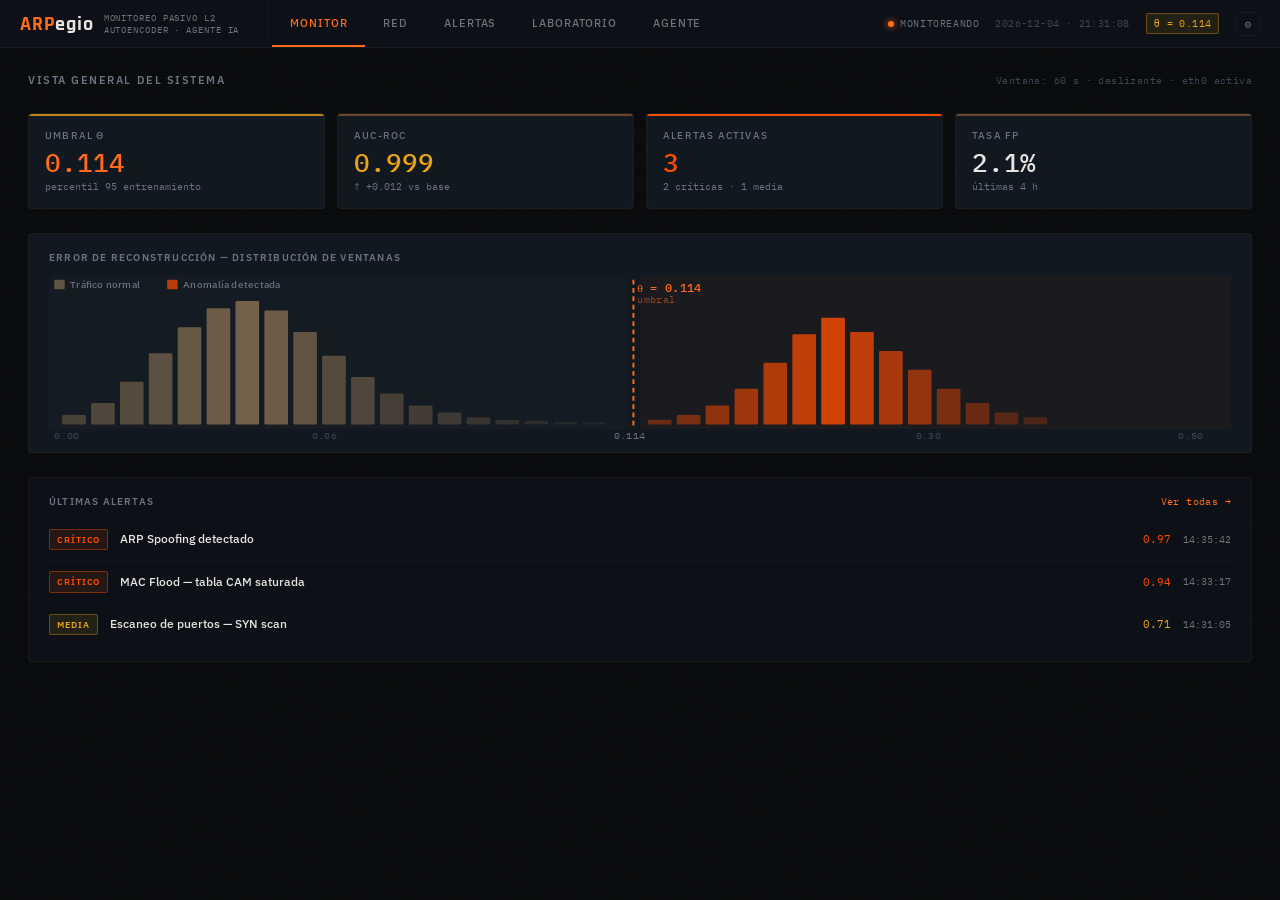
<file: refs/arpegio.html>
<!DOCTYPE html>
<html lang="es">
<head>
<meta charset="UTF-8">
<meta name="viewport" content="width=device-width, initial-scale=1.0">
<title>ARPegio — Monitoreo L2</title>
<link href="https://fonts.googleapis.com/css2?family=Rajdhani:wght@600;700&family=IBM+Plex+Sans:wght@400;500;600&family=IBM+Plex+Mono:wght@400;500&display=swap" rel="stylesheet">
<style>
/* ═══════════════════════════════════════════════
   DESIGN TOKENS
   ═══════════════════════════════════════════════ */
:root {
  /* Surfaces */
  --bg:        #080A0C;
  --surf1:     #0D1117;
  --surf2:     #111820;
  --surf3:     #151E28;

  /* Brand */
  --orange:    #FF6B1A;
  --orange2:   #FF8534;
  --amber:     #E8A317;
  --copper:    #C4703A;

  /* Café — solo bordes y separadores */
  --cafe-border: rgba(61,43,31,0.22);
  --cafe-sep:    rgba(61,43,31,0.14);

  /* Text */
  --text:      #E8E4DF;
  --muted:     #6B7280;
  --faint:     #3D4654;

  /* Severidad */
  --danger:    #FF4D00;
  --danger-bg: rgba(255,77,0,0.10);
  --danger-bd: rgba(255,77,0,0.40);
  --med:       #E8A317;
  --med-bg:    rgba(232,163,23,0.10);
  --med-bd:    rgba(232,163,23,0.35);
  --low:       #8B7355;
  --low-bg:    rgba(139,115,85,0.12);
  --low-bd:    rgba(139,115,85,0.30);

  /* Tráfico normal */
  --normal:    #8B7355;

  /* UI */
  --border:    rgba(61,43,31,0.30);
  --border-hi: rgba(255,107,26,0.45);

  /* Glow — solo alertas */
  --glow-danger: 0 0 12px rgba(255,77,0,0.30);
  --glow-orange: 0 0 14px rgba(255,107,26,0.30);

  /* Tipografía */
  --font-logo: 'Rajdhani', sans-serif;
  --font-ui:   'IBM Plex Sans', sans-serif;
  --font-mono: 'IBM Plex Mono', monospace;

  /* Radios */
  --r-panel: 4px;
  --r-card:  4px;
  --r-btn:   3px;
  --r-badge: 2px;
}

/* ═══════════════════════════════════════════════
   RESET + BASE
   ═══════════════════════════════════════════════ */
*, *::before, *::after { box-sizing: border-box; margin: 0; padding: 0; }
html, body { height: 100%; }

body {
  background: var(--bg);
  color: var(--text);
  font-family: var(--font-ui);
  font-size: 13px;
  line-height: 1.5;
  overflow-x: hidden;
  min-height: 100vh;
  position: relative;
}

/* Fondo: líneas de escaneo horizontales */
body::before {
  content: '';
  position: fixed;
  inset: 0;
  background-image:
    repeating-linear-gradient(
      0deg,
      rgba(255,255,255,0.012) 0px,
      rgba(255,255,255,0.012) 1px,
      transparent 1px,
      transparent 3px
    );
  pointer-events: none;
  z-index: 0;
}

/* Ruido digital: SVG data URI muy sutil */
body::after {
  content: '';
  position: fixed;
  inset: 0;
  background-image: url("data:image/svg+xml,%3Csvg xmlns='http://www.w3.org/2000/svg' width='200' height='200'%3E%3Cfilter id='n'%3E%3CfeTurbulence type='fractalNoise' baseFrequency='0.75' numOctaves='4' stitchTiles='stitch'/%3E%3C/filter%3E%3Crect width='200' height='200' filter='url(%23n)' opacity='0.025'/%3E%3C/svg%3E");
  pointer-events: none;
  z-index: 0;
  opacity: 0.5;
}

/* Scanline sweep animado */
.scanline {
  position: fixed;
  top: -2px;
  left: 0;
  right: 0;
  height: 2px;
  background: linear-gradient(90deg, transparent 0%, rgba(255,107,26,0.06) 50%, transparent 100%);
  animation: scanline-sweep 8s linear infinite;
  pointer-events: none;
  z-index: 9999;
}
@keyframes scanline-sweep {
  0%   { transform: translateY(0); opacity: 0; }
  5%   { opacity: 1; }
  95%  { opacity: 1; }
  100% { transform: translateY(100vh); opacity: 0; }
}

.shell {
  position: relative;
  z-index: 1;
  display: flex;
  flex-direction: column;
  min-height: 100vh;
}

/* ═══════════════════════════════════════════════
   NAVEGACIÓN — HEADER 48px
   ═══════════════════════════════════════════════ */
.nav {
  height: 48px;
  background: var(--surf1);
  border-bottom: 1px solid var(--border);
  display: flex;
  align-items: stretch;
  padding: 0 20px;
  gap: 0;
  flex-shrink: 0;
  position: sticky;
  top: 0;
  z-index: 100;
}

.nav-logo {
  display: flex;
  align-items: center;
  gap: 10px;
  padding-right: 28px;
  border-right: 1px solid var(--cafe-sep);
  margin-right: 4px;
  flex-shrink: 0;
}

.logo-text {
  font-family: var(--font-logo);
  font-size: 20px;
  font-weight: 700;
  color: var(--text);
  letter-spacing: 0.04em;
}
.logo-text .lo { color: var(--orange); }

.logo-tag {
  font-family: var(--font-mono);
  font-size: 9px;
  color: var(--muted);
  letter-spacing: 0.10em;
  text-transform: uppercase;
  line-height: 1.3;
  max-width: 140px;
}

.nav-tabs {
  display: flex;
  align-items: stretch;
  flex: 1;
}

.nav-tab {
  display: flex;
  align-items: center;
  padding: 0 18px;
  font-family: var(--font-ui);
  font-size: 11px;
  font-weight: 500;
  color: var(--muted);
  letter-spacing: 0.08em;
  text-transform: uppercase;
  cursor: pointer;
  border-bottom: 2px solid transparent;
  transition: color .15s, border-color .15s;
  user-select: none;
  white-space: nowrap;
  background: none;
  border-top: none;
  border-left: none;
  border-right: none;
}
.nav-tab:hover { color: var(--text); }
.nav-tab.active {
  color: var(--orange);
  border-bottom-color: var(--orange);
}

.nav-right {
  display: flex;
  align-items: center;
  gap: 16px;
  margin-left: auto;
  padding-left: 20px;
  flex-shrink: 0;
}

.status-indicator {
  display: flex;
  align-items: center;
  gap: 6px;
  font-family: var(--font-mono);
  font-size: 10px;
  color: var(--muted);
  letter-spacing: 0.06em;
  text-transform: uppercase;
}
.status-dot {
  width: 6px;
  height: 6px;
  border-radius: 50%;
  background: var(--orange);
  box-shadow: 0 0 6px var(--orange);
  animation: dot-pulse 2s ease-in-out infinite;
}
@keyframes dot-pulse { 0%,100%{opacity:1}50%{opacity:.4} }

.ts {
  font-family: var(--font-mono);
  font-size: 10px;
  color: var(--faint);
  letter-spacing: 0.04em;
}

.theta-badge {
  font-family: var(--font-mono);
  font-size: 10px;
  color: var(--amber);
  letter-spacing: 0.04em;
  padding: 2px 7px;
  border: 1px solid var(--med-bd);
  border-radius: var(--r-badge);
  background: var(--med-bg);
}

.nav-settings {
  font-family: var(--font-mono);
  font-size: 11px;
  color: var(--muted);
  cursor: pointer;
  padding: 4px 8px;
  border: 1px solid var(--border);
  border-radius: var(--r-btn);
  background: none;
  transition: color .15s, border-color .15s;
}
.nav-settings:hover { color: var(--text); border-color: var(--copper); }

/* ═══════════════════════════════════════════════
   VIEWS
   ═══════════════════════════════════════════════ */
.view { display: none; flex: 1; overflow-y: auto; }
.view.active { display: flex; }

/* ═══════════════════════════════════════════════
   SHARED LAYOUT UTILS
   ═══════════════════════════════════════════════ */
.panel {
  background: var(--surf1);
  border: 1px solid var(--border);
  border-radius: var(--r-panel);
  padding: 16px;
}

.panel-title {
  font-family: var(--font-ui);
  font-size: 10px;
  font-weight: 600;
  text-transform: uppercase;
  letter-spacing: 0.12em;
  color: var(--muted);
  margin-bottom: 14px;
}

.kpi-row {
  display: grid;
  grid-template-columns: repeat(4, 1fr);
  gap: 12px;
}

.kpi {
  background: var(--surf2);
  border: 1px solid var(--border);
  border-radius: var(--r-card);
  padding: 14px 16px;
  position: relative;
  overflow: hidden;
}
.kpi::before {
  content: '';
  position: absolute;
  top: 0; left: 0; right: 0;
  height: 2px;
  background: var(--copper);
  opacity: 0.5;
}
.kpi.alert::before { background: var(--danger); opacity: 1; }
.kpi.warn::before  { background: var(--amber); opacity: 0.8; }

.kpi-label {
  font-size: 10px;
  font-weight: 500;
  text-transform: uppercase;
  letter-spacing: 0.12em;
  color: var(--muted);
  margin-bottom: 6px;
}
.kpi-val {
  font-family: var(--font-mono);
  font-size: 26px;
  font-weight: 500;
  color: var(--text);
  line-height: 1;
  margin-bottom: 4px;
}
.kpi-val.orange { color: var(--orange); }
.kpi-val.amber  { color: var(--amber); }
.kpi-val.danger { color: var(--danger); }
.kpi-sub {
  font-family: var(--font-mono);
  font-size: 10px;
  color: var(--muted);
}

/* BUTTONS */
.btn-primary {
  background: var(--orange);
  border: none;
  border-radius: var(--r-btn);
  padding: 8px 18px;
  font-family: var(--font-ui);
  font-size: 12px;
  font-weight: 600;
  color: #fff;
  cursor: pointer;
  letter-spacing: 0.04em;
  transition: background .15s, box-shadow .15s;
}
.btn-primary:hover {
  background: var(--orange2);
  box-shadow: var(--glow-orange);
}

.btn-ghost {
  background: transparent;
  border: 1px solid var(--border);
  border-radius: var(--r-btn);
  padding: 7px 14px;
  font-family: var(--font-ui);
  font-size: 11px;
  color: var(--muted);
  cursor: pointer;
  transition: border-color .15s, color .15s;
}
.btn-ghost:hover {
  border-color: var(--copper);
  color: var(--text);
}

.btn-danger {
  background: var(--danger-bg);
  border: 1px solid var(--danger-bd);
  border-radius: var(--r-btn);
  padding: 8px 18px;
  font-family: var(--font-ui);
  font-size: 12px;
  font-weight: 600;
  color: var(--danger);
  cursor: pointer;
  transition: box-shadow .15s;
}
.btn-danger:hover { box-shadow: var(--glow-danger); }

/* BADGE DE SEVERIDAD */
.badge {
  display: inline-flex;
  align-items: center;
  gap: 4px;
  font-family: var(--font-ui);
  font-size: 9px;
  font-weight: 600;
  text-transform: uppercase;
  letter-spacing: 0.10em;
  padding: 3px 7px;
  border-radius: var(--r-badge);
  white-space: nowrap;
}
.badge.crit  { background: var(--danger-bg); border: 1px solid var(--danger-bd); color: var(--danger); }
.badge.med   { background: var(--med-bg);    border: 1px solid var(--med-bd);    color: var(--amber);  }
.badge.low   { background: var(--low-bg);    border: 1px solid var(--low-bd);    color: var(--low);    }

/* TABLA SIEM */
.siem-table {
  width: 100%;
  border-collapse: collapse;
}
.siem-table th {
  font-family: var(--font-ui);
  font-size: 9px;
  font-weight: 600;
  text-transform: uppercase;
  letter-spacing: 0.12em;
  color: var(--muted);
  padding: 0 12px 8px 12px;
  text-align: left;
  border-bottom: 1px solid var(--cafe-sep);
}
.siem-table td {
  padding: 0 12px;
  height: 38px;
  vertical-align: middle;
  font-size: 12px;
  border-bottom: 1px solid var(--cafe-sep);
}
.siem-table tr:nth-child(even) td { background: rgba(17,24,32,0.5); }
.siem-table tr:hover td { background: rgba(255,107,26,0.04); cursor: pointer; }
.siem-table tr.selected td { background: rgba(255,107,26,0.07); border-left: 2px solid var(--orange); }

/* ALERTA STRIP (últimas 3 en Monitor) */
.alert-strip {
  display: flex;
  flex-direction: column;
  gap: 0;
}
.alert-strip-row {
  display: flex;
  align-items: center;
  gap: 12px;
  padding: 10px 0;
  border-bottom: 1px solid var(--cafe-sep);
  cursor: pointer;
  transition: background .1s;
}
.alert-strip-row:last-child { border-bottom: none; }
.alert-strip-row:hover { background: rgba(255,107,26,0.03); }

/* TERMINAL */
.terminal {
  background: #060810;
  border: 1px solid var(--cafe-border);
  border-radius: var(--r-panel);
  padding: 12px 14px;
  font-family: var(--font-mono);
  font-size: 11px;
  color: var(--muted);
  line-height: 1.7;
  overflow-y: auto;
}
.terminal .t-prompt { color: var(--orange); }
.terminal .t-ok     { color: var(--amber); }
.terminal .t-err    { color: var(--danger); }
.terminal .t-info   { color: var(--normal); }

/* INPUT */
.input-field {
  background: var(--surf2);
  border: 1px solid var(--border);
  border-radius: var(--r-btn);
  padding: 8px 12px;
  font-family: var(--font-mono);
  font-size: 12px;
  color: var(--text);
  width: 100%;
  outline: none;
  transition: border-color .15s;
}
.input-field:focus { border-color: var(--copper); }
.input-field::placeholder { color: var(--faint); }

/* TABS INTERNOS */
.inner-tabs {
  display: flex;
  gap: 0;
  border-bottom: 1px solid var(--cafe-sep);
  margin-bottom: 20px;
}
.inner-tab {
  font-family: var(--font-ui);
  font-size: 11px;
  font-weight: 500;
  color: var(--muted);
  padding: 8px 16px;
  cursor: pointer;
  border-bottom: 2px solid transparent;
  margin-bottom: -1px;
  transition: color .15s, border-color .15s;
  user-select: none;
}
.inner-tab:hover { color: var(--text); }
.inner-tab.active { color: var(--orange); border-bottom-color: var(--orange); }

/* SCROLLBAR */
::-webkit-scrollbar { width: 3px; height: 3px; }
::-webkit-scrollbar-track { background: transparent; }
::-webkit-scrollbar-thumb { background: var(--cafe-border); border-radius: 2px; }

/* CLIP-PATH para paneles críticos */
.panel-critical {
  clip-path: polygon(0 0, calc(100% - 12px) 0, 100% 12px, 100% 100%, 0 100%);
  border-color: var(--danger-bd);
}
.panel-warn {
  clip-path: polygon(0 0, calc(100% - 12px) 0, 100% 12px, 100% 100%, 0 100%);
  border-color: var(--med-bd);
}

/* ═══════════════════════════════════════════════
   PANTALLA 1: MONITOR
   ═══════════════════════════════════════════════ */
#view-monitor {
  flex-direction: column;
  padding: 24px 28px;
  gap: 24px;
  max-width: 1400px;
  margin: 0 auto;
  width: 100%;
}

.monitor-header {
  display: flex;
  align-items: baseline;
  justify-content: space-between;
}
.monitor-title {
  font-family: var(--font-ui);
  font-size: 11px;
  font-weight: 600;
  text-transform: uppercase;
  letter-spacing: 0.14em;
  color: var(--muted);
}

.hist-wrapper {
  position: relative;
  background: var(--surf2);
  border: 1px solid var(--border);
  border-radius: var(--r-panel);
  padding: 16px 20px 12px;
  height: 220px;
}
.hist-title {
  font-size: 10px;
  font-weight: 600;
  text-transform: uppercase;
  letter-spacing: 0.12em;
  color: var(--muted);
  margin-bottom: 10px;
}

.monitor-strip-header {
  display: flex;
  justify-content: space-between;
  align-items: center;
  margin-bottom: 10px;
}
.ver-todas {
  font-family: var(--font-mono);
  font-size: 10px;
  color: var(--orange);
  cursor: pointer;
  text-decoration: none;
  letter-spacing: 0.04em;
  background: none;
  border: none;
}
.ver-todas:hover { text-decoration: underline; }

/* ═══════════════════════════════════════════════
   PANTALLA 2: RED
   ═══════════════════════════════════════════════ */
#view-red {
  flex-direction: row;
  overflow: hidden;
}

.red-sidebar {
  width: 240px;
  flex-shrink: 0;
  background: var(--surf1);
  border-right: 1px solid var(--border);
  display: flex;
  flex-direction: column;
  overflow-y: auto;
}

.red-sidebar-title {
  padding: 14px 16px 10px;
  font-size: 10px;
  font-weight: 600;
  text-transform: uppercase;
  letter-spacing: 0.12em;
  color: var(--muted);
  border-bottom: 1px solid var(--cafe-sep);
}

.node-list-item {
  display: flex;
  align-items: center;
  gap: 10px;
  padding: 10px 16px;
  border-bottom: 1px solid var(--cafe-sep);
  cursor: pointer;
  transition: background .1s;
}
.node-list-item:hover { background: rgba(255,255,255,0.02); }
.node-dot {
  width: 7px;
  height: 7px;
  border-radius: 50%;
  flex-shrink: 0;
}
.node-dot.normal { background: var(--normal); }
.node-dot.alert  { background: var(--danger); box-shadow: 0 0 6px var(--danger); animation: dot-pulse 1.2s ease-in-out infinite; }
.node-dot.warn   { background: var(--amber); }

.node-name { font-size: 12px; font-weight: 500; color: var(--text); }
.node-ip   { font-family: var(--font-mono); font-size: 10px; color: var(--muted); }
.node-status {
  margin-left: auto;
  font-family: var(--font-mono);
  font-size: 9px;
  font-weight: 500;
  text-transform: uppercase;
  letter-spacing: 0.08em;
}
.node-status.normal { color: var(--normal); }
.node-status.alert  { color: var(--danger); }
.node-status.warn   { color: var(--amber); }

.red-main {
  flex: 1;
  display: flex;
  flex-direction: column;
  overflow: hidden;
}

.red-topo {
  flex: 1;
  position: relative;
  overflow: hidden;
}

.red-topo-svg {
  width: 100%;
  height: 100%;
}

.red-timeline {
  height: 80px;
  background: var(--surf1);
  border-top: 1px solid var(--border);
  padding: 10px 20px;
}

/* ═══════════════════════════════════════════════
   PANTALLA 3: ALERTAS
   ═══════════════════════════════════════════════ */
#view-alertas {
  flex-direction: column;
  overflow: hidden;
}

.alertas-header {
  padding: 20px 28px 16px;
  background: var(--surf1);
  border-bottom: 1px solid var(--border);
  flex-shrink: 0;
}

.alertas-filters {
  display: flex;
  gap: 8px;
  flex-wrap: wrap;
}
.filter-chip {
  background: var(--surf2);
  border: 1px solid var(--border);
  border-radius: var(--r-badge);
  padding: 5px 10px;
  font-family: var(--font-ui);
  font-size: 10px;
  font-weight: 500;
  color: var(--muted);
  cursor: pointer;
  transition: all .15s;
  letter-spacing: 0.06em;
  text-transform: uppercase;
}
.filter-chip:hover { border-color: var(--copper); color: var(--text); }
.filter-chip.active { border-color: var(--orange); color: var(--orange); background: rgba(255,107,26,0.08); }

.alertas-body {
  display: flex;
  flex: 1;
  overflow: hidden;
}

.alertas-table-wrap {
  flex: 1;
  overflow-y: auto;
  padding: 0;
}

.alertas-detail {
  width: 320px;
  flex-shrink: 0;
  background: var(--surf1);
  border-left: 1px solid var(--border);
  overflow-y: auto;
  padding: 20px;
}

.detail-section {
  margin-bottom: 20px;
}
.detail-section-title {
  font-size: 9px;
  font-weight: 600;
  text-transform: uppercase;
  letter-spacing: 0.14em;
  color: var(--muted);
  margin-bottom: 10px;
  padding-bottom: 6px;
  border-bottom: 1px solid var(--cafe-sep);
}

.feature-row {
  display: flex;
  justify-content: space-between;
  align-items: center;
  padding: 5px 0;
  border-bottom: 1px solid var(--cafe-sep);
}
.feature-row:last-child { border-bottom: none; }
.feature-key   { font-family: var(--font-mono); font-size: 10px; color: var(--muted); }
.feature-val   { font-family: var(--font-mono); font-size: 10px; color: var(--text); }
.feature-val.hi { color: var(--danger); }
.feature-val.md { color: var(--amber); }

/* ═══════════════════════════════════════════════
   PANTALLA 4: LABORATORIO
   ═══════════════════════════════════════════════ */
#view-lab {
  flex-direction: row;
  gap: 0;
  overflow: hidden;
}

.lab-left {
  flex: 1;
  padding: 28px;
  display: flex;
  flex-direction: column;
  gap: 24px;
  overflow-y: auto;
}

.lab-right {
  width: 300px;
  flex-shrink: 0;
  background: var(--surf1);
  border-left: 1px solid var(--border);
  padding: 20px;
  display: flex;
  flex-direction: column;
  gap: 20px;
  overflow-y: auto;
}

.scenario-grid {
  display: grid;
  grid-template-columns: 1fr 1fr;
  gap: 10px;
}

.scenario-btn {
  background: var(--surf2);
  border: 1px solid var(--border);
  border-radius: var(--r-panel);
  padding: 16px;
  cursor: pointer;
  transition: all .15s;
  text-align: left;
  display: flex;
  flex-direction: column;
  gap: 6px;
}
.scenario-btn:hover {
  border-color: var(--copper);
  background: rgba(255,107,26,0.04);
}
.scenario-btn.selected {
  border-color: var(--orange);
  background: rgba(255,107,26,0.07);
}
.scenario-btn.danger-btn { border-color: var(--danger-bd); }
.scenario-btn.danger-btn:hover { border-color: var(--danger); box-shadow: var(--glow-danger); }
.scenario-btn.selected.danger-btn { border-color: var(--danger); box-shadow: var(--glow-danger); background: var(--danger-bg); }

.scenario-icon {
  font-size: 16px;
  line-height: 1;
}
.scenario-name {
  font-size: 12px;
  font-weight: 600;
  color: var(--text);
}
.scenario-desc {
  font-family: var(--font-mono);
  font-size: 10px;
  color: var(--muted);
}

.slider-wrap { display: flex; flex-direction: column; gap: 8px; }
.slider-label {
  display: flex;
  justify-content: space-between;
  align-items: center;
  font-size: 10px;
  text-transform: uppercase;
  letter-spacing: 0.10em;
  color: var(--muted);
  font-weight: 600;
}
.slider-val { font-family: var(--font-mono); color: var(--orange); font-size: 13px; }

input[type="range"] {
  -webkit-appearance: none;
  width: 100%;
  height: 3px;
  background: var(--surf3);
  border-radius: 2px;
  outline: none;
}
input[type="range"]::-webkit-slider-thumb {
  -webkit-appearance: none;
  width: 14px;
  height: 14px;
  border-radius: 50%;
  background: var(--orange);
  cursor: pointer;
  box-shadow: var(--glow-orange);
}

.result-bar-wrap { display: flex; flex-direction: column; gap: 6px; }
.result-bar-label {
  display: flex;
  justify-content: space-between;
  font-family: var(--font-mono);
  font-size: 10px;
  color: var(--muted);
}
.result-bar-bg {
  height: 8px;
  background: var(--surf3);
  border-radius: 2px;
  overflow: hidden;
}
.result-bar-fill {
  height: 100%;
  border-radius: 2px;
  transition: width .5s ease, background .5s;
}

/* ═══════════════════════════════════════════════
   PANTALLA 5: AGENTE IA
   ═══════════════════════════════════════════════ */
#view-agente {
  flex-direction: column;
  padding: 28px;
  gap: 24px;
  max-width: 960px;
  margin: 0 auto;
  width: 100%;
  overflow-y: auto;
}

.agente-banner {
  background: var(--surf2);
  border: 1px solid var(--cafe-border);
  border-left: 3px solid var(--amber);
  border-radius: var(--r-panel);
  padding: 14px 18px;
  display: flex;
  align-items: center;
  gap: 12px;
}
.banner-icon { font-size: 16px; flex-shrink: 0; }
.banner-text { font-size: 12px; color: var(--muted); line-height: 1.5; }
.banner-text strong { color: var(--text); font-weight: 600; }

.agente-key-row {
  display: flex;
  gap: 10px;
  align-items: center;
}

.mode-grid {
  display: grid;
  grid-template-columns: 1fr 1fr;
  gap: 0;
  border: 1px solid var(--border);
  border-radius: var(--r-panel);
  overflow: hidden;
}
.mode-option {
  padding: 12px 20px;
  cursor: pointer;
  transition: background .15s;
  border-right: 1px solid var(--border);
  display: flex;
  flex-direction: column;
  gap: 4px;
}
.mode-option:last-child { border-right: none; }
.mode-option:hover { background: rgba(255,255,255,0.02); }
.mode-option.active { background: rgba(255,107,26,0.07); }
.mode-option-label {
  display: flex;
  align-items: center;
  gap: 8px;
  font-size: 12px;
  font-weight: 600;
  color: var(--text);
}
.mode-option.active .mode-option-label { color: var(--orange); }
.mode-radio {
  width: 12px;
  height: 12px;
  border-radius: 50%;
  border: 1px solid var(--border);
  flex-shrink: 0;
  position: relative;
}
.mode-option.active .mode-radio { border-color: var(--orange); }
.mode-option.active .mode-radio::after {
  content: '';
  position: absolute;
  top: 2px; left: 2px;
  width: 6px; height: 6px;
  border-radius: 50%;
  background: var(--orange);
}
.mode-option-desc { font-size: 11px; color: var(--muted); padding-left: 20px; }

.agent-output {
  background: var(--surf1);
  border: 1px solid var(--border);
  border-radius: var(--r-panel);
  padding: 20px;
}
.agent-output-title {
  font-size: 10px;
  font-weight: 600;
  text-transform: uppercase;
  letter-spacing: 0.12em;
  color: var(--muted);
  margin-bottom: 14px;
  display: flex;
  align-items: center;
  gap: 8px;
}
.agent-status-dot {
  width: 5px;
  height: 5px;
  border-radius: 50%;
  background: var(--amber);
  animation: dot-pulse 1.5s ease-in-out infinite;
}

.intervention-list { display: flex; flex-direction: column; gap: 8px; }
.intervention-item {
  background: var(--surf2);
  border: 1px solid var(--cafe-border);
  border-radius: var(--r-panel);
  padding: 12px 14px;
  display: flex;
  gap: 12px;
  align-items: flex-start;
}
.intervention-ts {
  font-family: var(--font-mono);
  font-size: 9px;
  color: var(--muted);
  white-space: nowrap;
  padding-top: 1px;
}
.intervention-body { flex: 1; }
.intervention-action { font-size: 12px; font-weight: 500; color: var(--text); margin-bottom: 2px; }
.intervention-detail { font-family: var(--font-mono); font-size: 10px; color: var(--muted); }

/* ═══════════════════════════════════════════════
   PANTALLA 6: AJUSTES
   ═══════════════════════════════════════════════ */
#view-ajustes {
  flex-direction: column;
  padding: 28px;
  gap: 24px;
  max-width: 720px;
  margin: 0 auto;
  width: 100%;
  overflow-y: auto;
}

.settings-section { display: flex; flex-direction: column; gap: 12px; }
.settings-row {
  display: flex;
  align-items: center;
  gap: 16px;
  padding: 12px 0;
  border-bottom: 1px solid var(--cafe-sep);
}
.settings-row:last-child { border-bottom: none; }
.settings-key {
  width: 180px;
  flex-shrink: 0;
  font-size: 12px;
  font-weight: 500;
  color: var(--muted);
}
.settings-val {
  font-family: var(--font-mono);
  font-size: 12px;
  color: var(--text);
}
.settings-val.readonly { color: var(--faint); }
.settings-val.orange   { color: var(--orange); }

.arch-diagram {
  display: flex;
  align-items: center;
  gap: 8px;
  font-family: var(--font-mono);
  font-size: 11px;
  flex-wrap: wrap;
}
.arch-node {
  background: var(--surf2);
  border: 1px solid var(--border);
  border-radius: var(--r-btn);
  padding: 4px 10px;
  color: var(--text);
}
.arch-arrow { color: var(--muted); }
.arch-node.bottleneck { border-color: var(--copper); color: var(--copper); }

/* ═══════════════════════════════════════════════
   MOBILE — Monitor + Agente
   ═══════════════════════════════════════════════ */
@media (max-width: 700px) {
  .nav { padding: 0 12px; overflow-x: auto; }
  .logo-tag { display: none; }
  .nav-tab { padding: 0 12px; font-size: 10px; }
  .ts, .theta-badge { display: none; }
  .status-indicator { gap: 4px; font-size: 9px; }

  #view-monitor {
    padding: 16px;
    gap: 16px;
  }
  .kpi-row { grid-template-columns: 1fr 1fr; gap: 8px; }
  .kpi-val { font-size: 20px; }

  #view-agente {
    padding: 16px;
    gap: 16px;
  }
  .mode-grid { grid-template-columns: 1fr; }
  .mode-option { border-right: none; border-bottom: 1px solid var(--border); }
  .mode-option:last-child { border-bottom: none; }

  /* Ocultar vistas complejas en mobile */
  #view-red, #view-lab { flex-direction: column; }
  .red-sidebar { width: 100%; height: auto; border-right: none; border-bottom: 1px solid var(--border); }
  .alertas-body { flex-direction: column; }
  .alertas-detail { width: 100%; border-left: none; border-top: 1px solid var(--border); }
  .lab-left, .lab-right { width: 100%; border-left: none; border-top: 1px solid var(--border); }
  #view-lab { overflow-y: auto; }
}
</style>
</head>
<body>

<div class="scanline"></div>

<div class="shell">

<!-- ═══ NAV ═══ -->
<nav class="nav">
  <div class="nav-logo">
    <span class="logo-text"><span class="lo">ARP</span>egio</span>
    <span class="logo-tag">Monitoreo pasivo L2<br>Autoencoder · Agente IA</span>
  </div>
  <div class="nav-tabs">
    <button class="nav-tab active" data-view="monitor">Monitor</button>
    <button class="nav-tab" data-view="red">Red</button>
    <button class="nav-tab" data-view="alertas">Alertas</button>
    <button class="nav-tab" data-view="lab">Laboratorio</button>
    <button class="nav-tab" data-view="agente">Agente</button>
  </div>
  <div class="nav-right">
    <div class="status-indicator">
      <div class="status-dot"></div>
      <span>Monitoreando</span>
    </div>
    <div class="ts" id="nav-ts">2026-06-22 · 14:37:09</div>
    <div class="theta-badge">θ = 0.114</div>
    <button class="nav-settings" data-view="ajustes">⚙</button>
  </div>
</nav>

<!-- ═══════════════════════════════════════
     PANTALLA 1: MONITOR
     ═══════════════════════════════════════ -->
<div id="view-monitor" class="view active">

  <div class="monitor-header">
    <span class="monitor-title">Vista general del sistema</span>
    <span class="ts" style="font-size:10px">Ventana: 60 s · deslizante · eth0 activa</span>
  </div>

  <!-- KPIs -->
  <div class="kpi-row">
    <div class="kpi warn">
      <div class="kpi-label">Umbral θ</div>
      <div class="kpi-val orange">0.114</div>
      <div class="kpi-sub">percentil 95 entrenamiento</div>
    </div>
    <div class="kpi">
      <div class="kpi-label">AUC-ROC</div>
      <div class="kpi-val amber">0.999</div>
      <div class="kpi-sub">↑ +0.012 vs base</div>
    </div>
    <div class="kpi alert">
      <div class="kpi-label">Alertas activas</div>
      <div class="kpi-val danger" id="alc">3</div>
      <div class="kpi-sub">2 críticas · 1 media</div>
    </div>
    <div class="kpi">
      <div class="kpi-label">Tasa FP</div>
      <div class="kpi-val">2.1%</div>
      <div class="kpi-sub">últimas 4 h</div>
    </div>
  </div>

  <!-- HISTOGRAMA -->
  <div class="hist-wrapper">
    <div class="hist-title">Error de reconstrucción — distribución de ventanas</div>
    <svg viewBox="0 0 900 140" style="width:100%;height:calc(100% - 24px)" xmlns="http://www.w3.org/2000/svg" preserveAspectRatio="none">
      <!-- Zona normal -->
      <rect x="0" y="0" width="440" height="130" fill="rgba(139,115,85,0.04)" rx="2"/>
      <!-- Zona ataque -->
      <rect x="450" y="0" width="450" height="130" fill="rgba(255,77,0,0.04)" rx="2"/>

      <!-- Barras normales -->
      <rect x="10"  y="118" width="18" height="8"   fill="rgba(139,115,85,0.45)" rx="1"/>
      <rect x="32"  y="108" width="18" height="18"  fill="rgba(139,115,85,0.50)" rx="1"/>
      <rect x="54"  y="90"  width="18" height="36"  fill="rgba(139,115,85,0.55)" rx="1"/>
      <rect x="76"  y="66"  width="18" height="60"  fill="rgba(139,115,85,0.60)" rx="1"/>
      <rect x="98"  y="44"  width="18" height="82"  fill="rgba(139,115,85,0.70)" rx="1"/>
      <rect x="120" y="28"  width="18" height="98"  fill="rgba(139,115,85,0.75)" rx="1"/>
      <rect x="142" y="22"  width="18" height="104" fill="rgba(139,115,85,0.80)" rx="1"/>
      <rect x="164" y="30"  width="18" height="96"  fill="rgba(139,115,85,0.75)" rx="1"/>
      <rect x="186" y="48"  width="18" height="78"  fill="rgba(139,115,85,0.65)" rx="1"/>
      <rect x="208" y="68"  width="18" height="58"  fill="rgba(139,115,85,0.55)" rx="1"/>
      <rect x="230" y="86"  width="18" height="40"  fill="rgba(139,115,85,0.50)" rx="1"/>
      <rect x="252" y="100" width="18" height="26"  fill="rgba(139,115,85,0.42)" rx="1"/>
      <rect x="274" y="110" width="18" height="16"  fill="rgba(139,115,85,0.38)" rx="1"/>
      <rect x="296" y="116" width="18" height="10"  fill="rgba(139,115,85,0.35)" rx="1"/>
      <rect x="318" y="120" width="18" height="6"   fill="rgba(139,115,85,0.30)" rx="1"/>
      <rect x="340" y="122" width="18" height="4"   fill="rgba(139,115,85,0.25)" rx="1"/>
      <rect x="362" y="123" width="18" height="3"   fill="rgba(139,115,85,0.20)" rx="1"/>
      <rect x="384" y="124" width="18" height="2"   fill="rgba(139,115,85,0.15)" rx="1"/>
      <rect x="406" y="124" width="18" height="2"   fill="rgba(139,115,85,0.12)" rx="1"/>

      <!-- Línea θ -->
      <line x1="445" y1="4" x2="445" y2="128" stroke="#FF6B1A" stroke-width="1.5" stroke-dasharray="4 3"/>
      <text x="448" y="14" fill="#FF6B1A" font-family="IBM Plex Mono" font-size="9" font-weight="500">θ = 0.114</text>
      <text x="448" y="24" fill="rgba(255,107,26,0.55)" font-family="IBM Plex Mono" font-size="8">umbral</text>

      <!-- Barras ataque -->
      <rect x="456" y="122" width="18" height="4"   fill="rgba(255,77,0,0.35)" rx="1"/>
      <rect x="478" y="118" width="18" height="8"   fill="rgba(255,77,0,0.42)" rx="1"/>
      <rect x="500" y="110" width="18" height="16"  fill="rgba(255,77,0,0.50)" rx="1"/>
      <rect x="522" y="96"  width="18" height="30"  fill="rgba(255,77,0,0.58)" rx="1"/>
      <rect x="544" y="74"  width="18" height="52"  fill="rgba(255,77,0,0.65)" rx="1"/>
      <rect x="566" y="50"  width="18" height="76"  fill="rgba(255,77,0,0.72)" rx="1"/>
      <rect x="588" y="36"  width="18" height="90"  fill="rgba(255,77,0,0.80)" rx="1"/>
      <rect x="610" y="48"  width="18" height="78"  fill="rgba(255,77,0,0.72)" rx="1"/>
      <rect x="632" y="64"  width="18" height="62"  fill="rgba(255,77,0,0.62)" rx="1"/>
      <rect x="654" y="80"  width="18" height="46"  fill="rgba(255,77,0,0.52)" rx="1"/>
      <rect x="676" y="96"  width="18" height="30"  fill="rgba(255,77,0,0.42)" rx="1"/>
      <rect x="698" y="108" width="18" height="18"  fill="rgba(255,77,0,0.35)" rx="1"/>
      <rect x="720" y="116" width="18" height="10"  fill="rgba(255,77,0,0.28)" rx="1"/>
      <rect x="742" y="120" width="18" height="6"   fill="rgba(255,77,0,0.22)" rx="1"/>

      <!-- Etiquetas eje X -->
      <line x1="0" y1="128" x2="900" y2="128" stroke="rgba(61,43,31,0.35)" stroke-width="0.5"/>
      <text x="4"   y="138" fill="#3D4654" font-family="IBM Plex Mono" font-size="8">0.00</text>
      <text x="200" y="138" fill="#3D4654" font-family="IBM Plex Mono" font-size="8">0.06</text>
      <text x="430" y="138" fill="#6B7280" font-family="IBM Plex Mono" font-size="8">0.114</text>
      <text x="660" y="138" fill="#3D4654" font-family="IBM Plex Mono" font-size="8">0.30</text>
      <text x="860" y="138" fill="#3D4654" font-family="IBM Plex Mono" font-size="8">0.50</text>

      <!-- Leyendas -->
      <rect x="4" y="4" width="8" height="8" rx="1" fill="rgba(139,115,85,0.65)"/>
      <text x="16" y="11" fill="#6B7280" font-family="IBM Plex Sans" font-size="8" font-weight="500">Tráfico normal</text>
      <rect x="90" y="4" width="8" height="8" rx="1" fill="rgba(255,77,0,0.70)"/>
      <text x="102" y="11" fill="#6B7280" font-family="IBM Plex Sans" font-size="8" font-weight="500">Anomalía detectada</text>
    </svg>
  </div>

  <!-- STRIP DE ÚLTIMAS ALERTAS -->
  <div class="panel" style="padding: 16px 20px">
    <div class="monitor-strip-header">
      <div class="panel-title" style="margin-bottom:0">Últimas alertas</div>
      <button class="ver-todas" onclick="switchView('alertas')">Ver todas →</button>
    </div>
    <div class="alert-strip">
      <div class="alert-strip-row">
        <span class="badge crit">Crítico</span>
        <span style="font-size:12px;font-weight:500">ARP Spoofing detectado</span>
        <span style="font-family:var(--font-mono);font-size:11px;color:var(--danger);margin-left:auto">0.97</span>
        <span style="font-family:var(--font-mono);font-size:10px;color:var(--muted)">14:35:42</span>
      </div>
      <div class="alert-strip-row">
        <span class="badge crit">Crítico</span>
        <span style="font-size:12px;font-weight:500">MAC Flood — tabla CAM saturada</span>
        <span style="font-family:var(--font-mono);font-size:11px;color:var(--danger);margin-left:auto">0.94</span>
        <span style="font-family:var(--font-mono);font-size:10px;color:var(--muted)">14:33:17</span>
      </div>
      <div class="alert-strip-row">
        <span class="badge med">Media</span>
        <span style="font-size:12px;font-weight:500">Escaneo de puertos — SYN scan</span>
        <span style="font-family:var(--font-mono);font-size:11px;color:var(--amber);margin-left:auto">0.71</span>
        <span style="font-family:var(--font-mono);font-size:10px;color:var(--muted)">14:31:05</span>
      </div>
    </div>
  </div>

</div><!-- /view-monitor -->


<!-- ═══════════════════════════════════════
     PANTALLA 2: RED
     ═══════════════════════════════════════ -->
<div id="view-red" class="view">

  <!-- Sidebar de nodos -->
  <div class="red-sidebar">
    <div class="red-sidebar-title">Nodos de red</div>
    <div class="node-list-item">
      <div class="node-dot normal"></div>
      <div>
        <div class="node-name">Alpine-1</div>
        <div class="node-ip">192.168.1.10</div>
      </div>
      <div class="node-status normal">Normal</div>
    </div>
    <div class="node-list-item">
      <div class="node-dot normal"></div>
      <div>
        <div class="node-name">Alpine-2</div>
        <div class="node-ip">192.168.1.20</div>
      </div>
      <div class="node-status normal">Normal</div>
    </div>
    <div class="node-list-item">
      <div class="node-dot warn"></div>
      <div>
        <div class="node-name">Gateway</div>
        <div class="node-ip">192.168.1.1</div>
      </div>
      <div class="node-status warn">Objetivo</div>
    </div>
    <div class="node-list-item">
      <div class="node-dot alert"></div>
      <div>
        <div class="node-name">Kali</div>
        <div class="node-ip">192.168.1.99</div>
      </div>
      <div class="node-status alert">⚠ Alerta</div>
    </div>
    <div class="node-list-item" style="border:none">
      <div class="node-dot" style="background:var(--amber);"></div>
      <div>
        <div class="node-name">OVS Switch</div>
        <div class="node-ip">troncal · OpenVSwitch</div>
      </div>
      <div class="node-status warn">Activo</div>
    </div>

    <div style="padding:16px;margin-top:auto;border-top:1px solid var(--cafe-sep)">
      <div class="panel-title" style="margin-bottom:10px">Segmento LAN</div>
      <div style="font-family:var(--font-mono);font-size:10px;color:var(--muted);line-height:1.8">
        192.168.1.0/24<br>
        IEEE 802.3 Ethernet<br>
        Modo escucha pasiva<br>
        Paquetes: <span id="red-pkts" style="color:var(--text)">1 284 703</span>
      </div>
    </div>
  </div>

  <!-- Mapa de topología + timeline -->
  <div class="red-main">
    <div class="red-topo">
      <svg class="red-topo-svg" viewBox="0 0 900 480" xmlns="http://www.w3.org/2000/svg">
        <defs>
          <radialGradient id="kali-glow" cx="50%" cy="50%" r="50%">
            <stop offset="0%" stop-color="#FF4D00" stop-opacity="0.20"/>
            <stop offset="100%" stop-color="#FF4D00" stop-opacity="0"/>
          </radialGradient>
          <filter id="f-danger">
            <feDropShadow dx="0" dy="0" stdDeviation="5" flood-color="#FF4D00" flood-opacity="0.4"/>
          </filter>
          <marker id="arr" markerWidth="6" markerHeight="6" refX="3" refY="3" orient="auto">
            <path d="M0,0 L6,3 L0,6 Z" fill="rgba(184,149,106,0.4)"/>
          </marker>
          <marker id="arr-alert" markerWidth="6" markerHeight="6" refX="3" refY="3" orient="auto">
            <path d="M0,0 L6,3 L0,6 Z" fill="#FF4D00"/>
          </marker>
        </defs>

        <!-- Fondo grid hex sutil -->
        <pattern id="hex-bg" x="0" y="0" width="40" height="46" patternUnits="userSpaceOnUse">
          <path d="M20,1 L39,11 L39,35 L20,45 L1,35 L1,11 Z" fill="none" stroke="rgba(61,43,31,0.07)" stroke-width="0.5"/>
        </pattern>
        <rect width="900" height="480" fill="url(#hex-bg)"/>

        <!-- Título segmento -->
        <text x="450" y="460" text-anchor="middle" fill="rgba(61,43,31,0.5)" font-family="IBM Plex Mono" font-size="10" letter-spacing="0.1em">IEEE 802.3 · 192.168.1.0/24 · ESCUCHA PASIVA</text>

        <!-- OVS Switch central -->
        <rect x="375" y="195" width="150" height="60" rx="4" fill="#111820" stroke="#E8A317" stroke-width="1.5"/>
        <rect x="375" y="195" width="150" height="3" rx="4" fill="#E8A317"/>
        <text x="450" y="220" text-anchor="middle" fill="#E8A317" font-family="IBM Plex Sans" font-size="12" font-weight="600">OVS Switch</text>
        <text x="450" y="236" text-anchor="middle" fill="#6B7280" font-family="IBM Plex Mono" font-size="9">OpenVSwitch · troncal</text>
        <text x="450" y="250" text-anchor="middle" fill="#3D4654" font-family="IBM Plex Mono" font-size="9">802.1Q · modo espejo</text>

        <!-- ── LINKS NORMALES ── -->
        <!-- Alpine-1 → OVS -->
        <line x1="190" y1="130" x2="375" y2="210" stroke="rgba(139,115,85,0.35)" stroke-width="1.5" stroke-dasharray="6 4">
          <animate attributeName="stroke-dashoffset" values="10;0" dur="1.2s" repeatCount="indefinite"/>
        </line>
        <!-- Alpine-2 → OVS -->
        <line x1="190" y1="340" x2="375" y2="240" stroke="rgba(139,115,85,0.35)" stroke-width="1.5" stroke-dasharray="6 4">
          <animate attributeName="stroke-dashoffset" values="10;0" dur="1.5s" repeatCount="indefinite"/>
        </line>
        <!-- Gateway → OVS -->
        <line x1="710" y1="130" x2="525" y2="210" stroke="rgba(139,115,85,0.30)" stroke-width="1.5" stroke-dasharray="6 4">
          <animate attributeName="stroke-dashoffset" values="10;0" dur="1.8s" repeatCount="indefinite"/>
        </line>

        <!-- ── LINK KALI — ATAQUE ── -->
        <line x1="712" y1="340" x2="525" y2="245" stroke="#FF4D00" stroke-width="2.5" stroke-dasharray="5 3" filter="url(#f-danger)">
          <animate attributeName="stroke-dashoffset" values="8;0" dur="0.6s" repeatCount="indefinite"/>
        </line>

        <!-- Partículas en enlace de ataque -->
        <circle r="4" fill="#FF4D00" opacity="0.9">
          <animateMotion dur="0.7s" repeatCount="indefinite" path="M712,340 L525,245"/>
        </circle>
        <circle r="3" fill="#FF6B1A" opacity="0.7">
          <animateMotion dur="0.7s" begin="0.23s" repeatCount="indefinite" path="M712,340 L525,245"/>
        </circle>
        <circle r="2.5" fill="#FF4D00" opacity="0.5">
          <animateMotion dur="0.7s" begin="0.46s" repeatCount="indefinite" path="M712,340 L525,245"/>
        </circle>

        <!-- ── NODO Alpine-1 ── -->
        <rect x="80" y="90" width="220" height="80" rx="4" fill="#0D1117" stroke="rgba(61,43,31,0.45)" stroke-width="1"/>
        <rect x="80" y="90" width="220" height="2" rx="4" fill="rgba(139,115,85,0.5)"/>
        <circle cx="108" cy="130" r="8" fill="rgba(139,115,85,0.12)" stroke="#8B7355" stroke-width="1.5"/>
        <text x="108" y="134" text-anchor="middle" fill="#8B7355" font-family="IBM Plex Mono" font-size="8">H</text>
        <text x="122" y="122" fill="#E8E4DF" font-family="IBM Plex Sans" font-size="13" font-weight="600">Alpine-1</text>
        <text x="122" y="136" fill="#6B7280" font-family="IBM Plex Mono" font-size="10">192.168.1.10</text>
        <text x="122" y="150" fill="#3D4654" font-family="IBM Plex Mono" font-size="9">aa:bb:cc:01:00:01</text>
        <text x="280" y="106" text-anchor="end" fill="#8B7355" font-family="IBM Plex Mono" font-size="9" font-weight="500">NORMAL</text>

        <!-- ── NODO Alpine-2 ── -->
        <rect x="80" y="300" width="220" height="80" rx="4" fill="#0D1117" stroke="rgba(61,43,31,0.45)" stroke-width="1"/>
        <rect x="80" y="300" width="220" height="2" rx="4" fill="rgba(139,115,85,0.5)"/>
        <circle cx="108" cy="340" r="8" fill="rgba(139,115,85,0.12)" stroke="#8B7355" stroke-width="1.5"/>
        <text x="108" y="344" text-anchor="middle" fill="#8B7355" font-family="IBM Plex Mono" font-size="8">H</text>
        <text x="122" y="332" fill="#E8E4DF" font-family="IBM Plex Sans" font-size="13" font-weight="600">Alpine-2</text>
        <text x="122" y="346" fill="#6B7280" font-family="IBM Plex Mono" font-size="10">192.168.1.20</text>
        <text x="122" y="360" fill="#3D4654" font-family="IBM Plex Mono" font-size="9">aa:bb:cc:02:00:01</text>
        <text x="280" y="316" text-anchor="end" fill="#8B7355" font-family="IBM Plex Mono" font-size="9" font-weight="500">NORMAL</text>

        <!-- ── NODO Gateway ── -->
        <rect x="600" y="90" width="220" height="80" rx="4" fill="#0D1117" stroke="rgba(232,163,23,0.30)" stroke-width="1"/>
        <rect x="600" y="90" width="220" height="2" rx="4" fill="rgba(232,163,23,0.50)"/>
        <circle cx="628" cy="130" r="8" fill="rgba(232,163,23,0.10)" stroke="#E8A317" stroke-width="1.5"/>
        <text x="628" y="134" text-anchor="middle" fill="#E8A317" font-family="IBM Plex Mono" font-size="8">GW</text>
        <text x="642" y="122" fill="#E8E4DF" font-family="IBM Plex Sans" font-size="13" font-weight="600">Gateway</text>
        <text x="642" y="136" fill="#6B7280" font-family="IBM Plex Mono" font-size="10">192.168.1.1</text>
        <text x="642" y="150" fill="#3D4654" font-family="IBM Plex Mono" font-size="9">aa:bb:cc:00:00:01</text>
        <text x="810" y="106" text-anchor="end" fill="#E8A317" font-family="IBM Plex Mono" font-size="9" font-weight="500">OBJETIVO ARP</text>

        <!-- ── NODO Kali — ALERTA ── -->
        <ellipse cx="712" cy="340" rx="115" ry="48" fill="url(#kali-glow)"/>
        <rect x="597" y="300" width="230" height="80" rx="4" fill="#0D1117" stroke="#FF4D00" stroke-width="1.5" filter="url(#f-danger)"/>
        <!-- Esquina recortada top-right -->
        <polygon points="817,300 827,310 827,380 597,380 597,300" fill="none" stroke="#FF4D00" stroke-width="1.5"/>
        <rect x="597" y="300" width="230" height="2" fill="#FF4D00"/>
        <circle cx="625" cy="340" r="8" fill="rgba(255,77,0,0.15)" stroke="#FF4D00" stroke-width="1.5"/>
        <text x="625" y="344" text-anchor="middle" fill="#FF4D00" font-family="IBM Plex Mono" font-size="8">!</text>
        <text x="639" y="322" fill="#FF4D00" font-family="IBM Plex Sans" font-size="13" font-weight="700">Kali Linux</text>
        <text x="639" y="336" fill="#6B7280" font-family="IBM Plex Mono" font-size="10">192.168.1.99</text>
        <text x="639" y="350" fill="#3D4654" font-family="IBM Plex Mono" font-size="9">aa:bb:cc:11:22:33</text>
        <text x="820" y="316" text-anchor="end" fill="#FF4D00" font-family="IBM Plex Mono" font-size="9" font-weight="700">⚠ ARP SPOOF</text>
        <text x="820" y="328" text-anchor="end" fill="rgba(255,77,0,0.60)" font-family="IBM Plex Mono" font-size="8">score: 0.97</text>

        <!-- Leyenda de enlaces -->
        <rect x="30" y="420" width="10" height="2" rx="1" fill="rgba(139,115,85,0.50)"/>
        <text x="44" y="424" fill="#6B7280" font-family="IBM Plex Sans" font-size="9">Tráfico normal</text>
        <rect x="130" y="420" width="10" height="2" rx="1" fill="#FF4D00"/>
        <text x="144" y="424" fill="#FF4D00" font-family="IBM Plex Sans" font-size="9">Enlace bajo ataque</text>
      </svg>
    </div>

    <!-- Mini timeline solo en Red -->
    <div class="red-timeline">
      <div class="panel-title" style="margin-bottom:6px">Ventanas temporales — 2 h</div>
      <div id="red-tl" style="display:flex;gap:2px;height:28px;border-radius:3px;overflow:hidden"></div>
      <div style="display:flex;justify-content:space-between;margin-top:4px">
        <span style="font-family:var(--font-mono);font-size:9px;color:var(--faint)">12:30</span>
        <span style="font-family:var(--font-mono);font-size:9px;color:var(--faint)">13:00</span>
        <span style="font-family:var(--font-mono);font-size:9px;color:var(--faint)">13:30</span>
        <span style="font-family:var(--font-mono);font-size:9px;color:var(--faint)">14:00</span>
        <span style="font-family:var(--font-mono);font-size:9px;color:var(--faint)">14:37</span>
      </div>
    </div>
  </div>
</div><!-- /view-red -->


<!-- ═══════════════════════════════════════
     PANTALLA 3: ALERTAS
     ═══════════════════════════════════════ -->
<div id="view-alertas" class="view">

  <!-- Filtros -->
  <div class="alertas-header">
    <div style="display:flex;justify-content:space-between;align-items:center;margin-bottom:12px">
      <div style="font-size:10px;font-weight:600;text-transform:uppercase;letter-spacing:0.12em;color:var(--muted)">Cola priorizada de alertas</div>
      <div style="display:flex;gap:8px">
        <button class="btn-ghost" style="font-size:10px;padding:5px 12px">Exportar CSV</button>
        <button class="btn-ghost" style="font-size:10px;padding:5px 12px">Marcar leídas</button>
      </div>
    </div>
    <div class="alertas-filters">
      <div class="filter-chip active">Todas</div>
      <div class="filter-chip">Crítico</div>
      <div class="filter-chip">Media</div>
      <div class="filter-chip">Baja</div>
      <div style="width:1px;background:var(--cafe-sep);margin:0 4px"></div>
      <div class="filter-chip">ARP Spoof</div>
      <div class="filter-chip">MAC Flood</div>
      <div class="filter-chip">Escaneo</div>
      <div class="filter-chip">Recon ARP</div>
    </div>
  </div>

  <div class="alertas-body">
    <!-- Tabla -->
    <div class="alertas-table-wrap">
      <table class="siem-table">
        <thead>
          <tr>
            <th style="width:70px">Score</th>
            <th style="width:90px">Severidad</th>
            <th style="width:140px">Familia</th>
            <th>Origen</th>
            <th style="width:100px">Timestamp</th>
            <th style="width:90px">Estado</th>
          </tr>
        </thead>
        <tbody>
          <tr class="selected" onclick="selectAlert(this)">
            <td><span style="font-family:var(--font-mono);font-size:13px;font-weight:500;color:var(--danger)">0.97</span></td>
            <td><span class="badge crit">Crítico</span></td>
            <td style="font-size:12px;font-weight:500">ARP Spoofing</td>
            <td style="font-family:var(--font-mono);font-size:11px;color:var(--muted)">192.168.1.99 → broadcast</td>
            <td style="font-family:var(--font-mono);font-size:10px;color:var(--muted)">14:35:42</td>
            <td><span class="badge crit">Activa</span></td>
          </tr>
          <tr onclick="selectAlert(this)">
            <td><span style="font-family:var(--font-mono);font-size:13px;font-weight:500;color:var(--danger)">0.94</span></td>
            <td><span class="badge crit">Crítico</span></td>
            <td style="font-size:12px;font-weight:500">MAC Flood</td>
            <td style="font-family:var(--font-mono);font-size:11px;color:var(--muted)">eth2 · 8 400 MACs/s</td>
            <td style="font-family:var(--font-mono);font-size:10px;color:var(--muted)">14:33:17</td>
            <td><span class="badge crit">Activa</span></td>
          </tr>
          <tr onclick="selectAlert(this)">
            <td><span style="font-family:var(--font-mono);font-size:13px;font-weight:500;color:var(--amber)">0.71</span></td>
            <td><span class="badge med">Media</span></td>
            <td style="font-size:12px;font-weight:500">Escaneo SYN</td>
            <td style="font-family:var(--font-mono);font-size:11px;color:var(--muted)">192.168.1.99 → .10</td>
            <td style="font-family:var(--font-mono);font-size:10px;color:var(--muted)">14:31:05</td>
            <td><span class="badge med">Revisando</span></td>
          </tr>
          <tr onclick="selectAlert(this)">
            <td><span style="font-family:var(--font-mono);font-size:13px;font-weight:500;color:var(--low)">0.43</span></td>
            <td><span class="badge low">Baja</span></td>
            <td style="font-size:12px;font-weight:500">Recon ARP</td>
            <td style="font-family:var(--font-mono);font-size:11px;color:var(--muted)">192.168.1.99 → /24</td>
            <td style="font-family:var(--font-mono);font-size:10px;color:var(--muted)">14:29:50</td>
            <td><span class="badge low">Cerrada</span></td>
          </tr>
          <tr onclick="selectAlert(this)">
            <td><span style="font-family:var(--font-mono);font-size:13px;font-weight:500;color:var(--low)">0.38</span></td>
            <td><span class="badge low">Baja</span></td>
            <td style="font-size:12px;font-weight:500">Recon ARP</td>
            <td style="font-family:var(--font-mono);font-size:11px;color:var(--muted)">192.168.1.10 → /24</td>
            <td style="font-family:var(--font-mono);font-size:10px;color:var(--muted)">14:15:03</td>
            <td><span class="badge low">Cerrada</span></td>
          </tr>
          <tr onclick="selectAlert(this)">
            <td><span style="font-family:var(--font-mono);font-size:13px;font-weight:500;color:var(--low)">0.21</span></td>
            <td><span class="badge low">Baja</span></td>
            <td style="font-size:12px;font-weight:500">Tráfico ARP</td>
            <td style="font-family:var(--font-mono);font-size:11px;color:var(--muted)">192.168.1.20 → .1</td>
            <td style="font-family:var(--font-mono);font-size:10px;color:var(--muted)">13:58:11</td>
            <td><span class="badge low">Normal</span></td>
          </tr>
        </tbody>
      </table>
    </div>

    <!-- Panel detalle -->
    <div class="alertas-detail">
      <div class="panel-title" style="margin-bottom:16px">Detalle — ARP Spoofing</div>

      <div class="detail-section">
        <div class="detail-section-title">Error de reconstrucción</div>
        <div style="display:flex;align-items:baseline;gap:8px;margin-bottom:8px">
          <span style="font-family:var(--font-mono);font-size:28px;font-weight:500;color:var(--danger)">0.97</span>
          <span style="font-family:var(--font-mono);font-size:11px;color:var(--muted)">MSE</span>
        </div>
        <div style="height:6px;background:var(--surf3);border-radius:2px;margin-bottom:6px">
          <div style="height:100%;width:85%;background:var(--danger);border-radius:2px"></div>
        </div>
        <div style="font-family:var(--font-mono);font-size:10px;color:var(--muted)">
          θ = 0.114 · excedido en <span style="color:var(--danger)">+0.856</span>
        </div>
      </div>

      <div class="detail-section">
        <div class="detail-section-title">Features L2 (ventana 60 s)</div>
        <div class="feature-row">
          <span class="feature-key">arp_rate</span>
          <span class="feature-val hi">847.2 / s</span>
        </div>
        <div class="feature-row">
          <span class="feature-key">arp_reply_ratio</span>
          <span class="feature-val hi">0.98</span>
        </div>
        <div class="feature-row">
          <span class="feature-key">unique_src_mac</span>
          <span class="feature-val md">1</span>
        </div>
        <div class="feature-row">
          <span class="feature-key">unique_dst_ip</span>
          <span class="feature-val">broadcast</span>
        </div>
        <div class="feature-row">
          <span class="feature-key">mac_ip_changes</span>
          <span class="feature-val hi">124</span>
        </div>
        <div class="feature-row">
          <span class="feature-key">gratuitous_arp</span>
          <span class="feature-val hi">116</span>
        </div>
        <div class="feature-row">
          <span class="feature-key">ether_dst_broadcast</span>
          <span class="feature-val hi">0.99</span>
        </div>
        <div class="feature-row">
          <span class="feature-key">ttl_variance</span>
          <span class="feature-val">0.0</span>
        </div>
        <div class="feature-row">
          <span class="feature-key">pkt_size_mean</span>
          <span class="feature-val">42 B</span>
        </div>
        <div class="feature-row">
          <span class="feature-key">inter_arrival_var</span>
          <span class="feature-val md">1.18 ms</span>
        </div>
        <div class="feature-row">
          <span class="feature-key">src_port_entropy</span>
          <span class="feature-val">0.0</span>
        </div>
      </div>

      <div class="detail-section">
        <div class="detail-section-title">Inferencia de amenaza</div>
        <div style="font-size:11px;color:var(--muted);line-height:1.6">
          Patrón consistente con <strong style="color:var(--danger)">ARP Cache Poisoning</strong>. Origen <code style="font-family:var(--font-mono);color:var(--text)">aa:bb:cc:11:22:33</code> enviando respuestas ARP no solicitadas a <code style="font-family:var(--font-mono);color:var(--text)">192.168.1.1</code>. Probable intención: MITM.
        </div>
      </div>

      <div style="display:flex;gap:8px;margin-top:8px">
        <button class="btn-danger" style="flex:1;font-size:11px;padding:7px">Bloquear flujo</button>
        <button class="btn-ghost" style="font-size:11px;padding:7px 12px">Exportar</button>
      </div>
    </div>
  </div>

</div><!-- /view-alertas -->


<!-- ═══════════════════════════════════════
     PANTALLA 4: LABORATORIO
     ═══════════════════════════════════════ -->
<div id="view-lab" class="view">

  <div class="lab-left">

    <div>
      <div class="panel-title">Seleccionar escenario</div>
      <div class="scenario-grid">
        <div class="scenario-btn danger-btn selected" onclick="selectScenario(this,'ARP Spoof',0.97,'#FF4D00')">
          <div class="scenario-icon">⚡</div>
          <div class="scenario-name">ARP Spoofing</div>
          <div class="scenario-desc">Envenenamiento de caché ARP<br>MITM · 192.168.1.99 → .1</div>
        </div>
        <div class="scenario-btn" onclick="selectScenario(this,'MAC Flood',0.94,'#FF6B1A')">
          <div class="scenario-icon">🌊</div>
          <div class="scenario-name">MAC Flood</div>
          <div class="scenario-desc">Saturación tabla CAM<br>8 400+ MACs/s · eth2</div>
        </div>
        <div class="scenario-btn" onclick="selectScenario(this,'Escaneo SYN',0.71,'#E8A317')">
          <div class="scenario-icon">🔍</div>
          <div class="scenario-name">Escaneo de puertos</div>
          <div class="scenario-desc">SYN scan stealth<br>312 puertos / ventana</div>
        </div>
        <div class="scenario-btn" onclick="selectScenario(this,'Recon ARP',0.43,'#8B7355')">
          <div class="scenario-icon">📡</div>
          <div class="scenario-name">Recon ARP</div>
          <div class="scenario-desc">Descubrimiento pasivo<br>ARP who-has · /24</div>
        </div>
        <div class="scenario-btn" onclick="selectScenario(this,'Normal',0.08,'#8B7355')" style="grid-column: span 2">
          <div style="display:flex;gap:16px;align-items:center">
            <div>
              <div class="scenario-icon">✓</div>
            </div>
            <div>
              <div class="scenario-name">Tráfico normal</div>
              <div class="scenario-desc">Baseline ARP estándar · DHCP · comunicación regular · sin anomalías</div>
            </div>
          </div>
        </div>
      </div>
    </div>

    <!-- Controles -->
    <div class="panel">
      <div class="panel-title">Calibración de umbral</div>
      <div class="slider-wrap">
        <div class="slider-label">
          <span>Umbral θ — percentil</span>
          <span class="slider-val" id="theta-display">0.114</span>
        </div>
        <input type="range" id="theta-slider" min="70" max="99" value="95"
               oninput="updateTheta(this.value)">
        <div style="display:flex;justify-content:space-between;font-family:var(--font-mono);font-size:9px;color:var(--faint)">
          <span>p70</span><span>p80</span><span>p90</span><span>p95</span><span>p99</span>
        </div>
      </div>
    </div>

    <!-- Log terminal -->
    <div>
      <div class="panel-title">Log de ejecución</div>
      <div class="terminal" id="lab-terminal" style="height:160px;overflow-y:auto">
        <div><span class="t-prompt">[14:35:42]</span> <span class="t-info">▸ Escenario cargado: ARP Spoofing</span></div>
        <div><span class="t-prompt">[14:35:43]</span> <span class="t-info">▸ Generando ventana de 60 s...</span></div>
        <div><span class="t-prompt">[14:35:44]</span> <span class="t-ok">▸ Features extraídas: arp_rate=847.2 · reply_ratio=0.98 · mac_ip_changes=124</span></div>
        <div><span class="t-prompt">[14:35:44]</span> <span class="t-ok">▸ Forward pass autoencoder completado</span></div>
        <div><span class="t-prompt">[14:35:44]</span> <span class="t-err">▸ ERROR reconstrucción MSE=0.9700 › θ=0.114 → ANOMALÍA DETECTADA</span></div>
        <div><span class="t-prompt">[14:35:44]</span> <span class="t-err">▸ Alerta generada: score=0.97 · severidad=CRÍTICO</span></div>
      </div>
    </div>

  </div>

  <!-- Panel derecho: resultado -->
  <div class="lab-right">
    <div>
      <div class="panel-title">Resultado en vivo</div>

      <div style="text-align:center;padding:16px 0">
        <div id="lab-detected-label" style="font-family:var(--font-mono);font-size:10px;font-weight:600;text-transform:uppercase;letter-spacing:0.12em;color:var(--danger);margin-bottom:6px">⚠ ANOMALÍA DETECTADA</div>
        <div id="lab-score" style="font-family:var(--font-mono);font-size:40px;font-weight:500;color:var(--danger);line-height:1">0.97</div>
        <div style="font-family:var(--font-mono);font-size:10px;color:var(--muted);margin-top:4px">Error MSE</div>
      </div>

      <div class="result-bar-wrap">
        <div class="result-bar-label">
          <span>0.00</span>
          <span>θ = <span id="bar-theta">0.114</span></span>
          <span>1.00</span>
        </div>
        <div class="result-bar-bg">
          <div class="result-bar-fill" id="lab-bar" style="width:97%;background:var(--danger)"></div>
        </div>
      </div>

      <div style="margin-top:16px;padding:10px;background:var(--danger-bg);border:1px solid var(--danger-bd);border-radius:var(--r-panel)">
        <div style="font-size:10px;font-weight:600;text-transform:uppercase;letter-spacing:0.10em;color:var(--danger);margin-bottom:4px">Escenario activo</div>
        <div id="lab-scenario-name" style="font-size:13px;font-weight:600;color:var(--text)">ARP Spoofing</div>
      </div>
    </div>

    <div style="display:flex;flex-direction:column;gap:8px;margin-top:auto">
      <button class="btn-primary" onclick="runScenario()">Ejecutar escenario</button>
      <button class="btn-ghost" onclick="resetLab()">Resetear</button>
    </div>
  </div>

</div><!-- /view-lab -->


<!-- ═══════════════════════════════════════
     PANTALLA 5: AGENTE IA
     ═══════════════════════════════════════ -->
<div id="view-agente" class="view">

  <div style="display:flex;justify-content:space-between;align-items:baseline">
    <div style="font-size:10px;font-weight:600;text-transform:uppercase;letter-spacing:0.14em;color:var(--muted)">Agente IA — Gemini BYOK</div>
    <span style="font-family:var(--font-mono);font-size:10px;color:var(--faint)">gemini-3.1-flash-lite</span>
  </div>

  <!-- Banner -->
  <div class="agente-banner">
    <div class="banner-icon">ℹ</div>
    <div class="banner-text">
      <strong>Detección local activa sin API key.</strong> El agente IA requiere tu clave de Google AI Studio para habilitar recomendaciones de calibración y planes de mitigación automáticos. La clave se usa solo en tu navegador y nunca se almacena en servidor.
    </div>
  </div>

  <!-- API Key -->
  <div class="panel" style="padding:18px">
    <div class="panel-title">Credencial de acceso</div>
    <div class="agente-key-row">
      <svg width="14" height="14" viewBox="0 0 24 24" fill="none" stroke="var(--muted)" stroke-width="2" style="flex-shrink:0"><rect x="3" y="11" width="18" height="11" rx="2"/><path d="M7 11V7a5 5 0 0 1 10 0v4"/></svg>
      <input type="password" class="input-field" placeholder="AIzaSy••••••••••••••••••••••••••••••••••" id="api-key-input" style="flex:1">
      <button class="btn-primary" style="white-space:nowrap;padding:8px 16px" onclick="validateKey()">Validar</button>
      <button class="btn-ghost" onclick="clearKey()">Borrar</button>
    </div>
    <div id="key-status" style="font-family:var(--font-mono);font-size:10px;color:var(--faint);margin-top:8px;padding-left:22px">Sin clave configurada · detección local activa</div>
  </div>

  <!-- Modo -->
  <div class="panel" style="padding:18px">
    <div class="panel-title">Modo de operación</div>
    <div class="mode-grid">
      <div class="mode-option active" onclick="setMode(this,'preventivo')">
        <div class="mode-option-label">
          <div class="mode-radio"></div>
          Modo Preventivo
        </div>
        <div class="mode-option-desc">Recomienda ajustes de θ antes de que ocurran falsos positivos. Ideal para calibración continua.</div>
      </div>
      <div class="mode-option" onclick="setMode(this,'reactivo')">
        <div class="mode-option-label">
          <div class="mode-radio"></div>
          Modo Reactivo
        </div>
        <div class="mode-option-desc">Genera planes de mitigación paso a paso tras detectar una anomalía activa.</div>
      </div>
    </div>
  </div>

  <!-- Output del agente -->
  <div class="agent-output">
    <div class="agent-output-title">
      <div class="agent-status-dot"></div>
      Informe del agente — Modo preventivo
    </div>
    <div style="font-size:12px;color:var(--text);line-height:1.7;margin-bottom:16px">
      <div style="margin-bottom:10px">El modelo ha observado <strong>3 alertas en los últimos 12 min</strong>. La tasa de falsos positivos actual (2.1%) está dentro del rango aceptable, pero el θ actual (0.114, p95) puede ser conservador para el tráfico ARP del segmento actual.</div>
      <div style="font-weight:600;color:var(--amber);margin-bottom:6px;font-size:11px;text-transform:uppercase;letter-spacing:0.10em">Recomendación de calibración</div>
      <div style="background:var(--surf2);border:1px solid var(--cafe-border);border-left:2px solid var(--amber);padding:12px;border-radius:var(--r-panel);font-family:var(--font-mono);font-size:11px;line-height:1.8;color:var(--muted)">
        <div>▸ Ajustar θ a <span style="color:var(--amber)">0.142</span> (p97) para reducir FP en horario pico</div>
        <div>▸ Mantener p95 fuera de horario de oficina</div>
        <div>▸ Ventana de validación sugerida: próximas <span style="color:var(--text)">4 h</span></div>
        <div>▸ Riesgo de miss-rate si se aumenta a p99: <span style="color:var(--danger)">+12% FN estimado</span></div>
      </div>
    </div>
  </div>

  <!-- Historial de intervenciones -->
  <div>
    <div class="panel-title" style="margin-bottom:12px">Historial de intervenciones</div>
    <div class="intervention-list">
      <div class="intervention-item">
        <div class="intervention-ts">14:35:42</div>
        <div class="intervention-body">
          <div class="intervention-action">Alerta confirmada: ARP Spoofing crítico</div>
          <div class="intervention-detail">score=0.97 · bloqueado flujo 4037 · mitigación aplicada</div>
        </div>
        <span class="badge crit">Auto</span>
      </div>
      <div class="intervention-item">
        <div class="intervention-ts">14:33:17</div>
        <div class="intervention-body">
          <div class="intervention-action">MAC Flood detectado en eth2</div>
          <div class="intervention-detail">score=0.94 · notificación enviada · pendiente revisión</div>
        </div>
        <span class="badge crit">Aviso</span>
      </div>
      <div class="intervention-item">
        <div class="intervention-ts">13:58:00</div>
        <div class="intervention-body">
          <div class="intervention-action">Calibración θ automática sugerida</div>
          <div class="intervention-detail">θ ajustado de 0.108 → 0.114 · FP reducido en 0.4%</div>
        </div>
        <span class="badge med">Calibr.</span>
      </div>
      <div class="intervention-item">
        <div class="intervention-ts">12:45:30</div>
        <div class="intervention-body">
          <div class="intervention-action">Recon ARP — falso positivo descartado</div>
          <div class="intervention-detail">score=0.43 · por debajo de umbral operativo</div>
        </div>
        <span class="badge low">FP</span>
      </div>
    </div>
  </div>

</div><!-- /view-agente -->


<!-- ═══════════════════════════════════════
     PANTALLA 6: AJUSTES
     ═══════════════════════════════════════ -->
<div id="view-ajustes" class="view">

  <div style="font-size:10px;font-weight:600;text-transform:uppercase;letter-spacing:0.14em;color:var(--muted)">Configuración del sistema</div>

  <!-- API Gemini -->
  <div class="panel" style="padding:20px">
    <div class="panel-title">Credencial Gemini</div>
    <div class="settings-section">
      <div class="settings-row">
        <div class="settings-key">API key Gemini</div>
        <input type="password" class="input-field" placeholder="AIzaSy••••••••••••••••••••••••••" style="max-width:340px">
      </div>
      <div class="settings-row">
        <div class="settings-key">Modelo</div>
        <div class="settings-val readonly">gemini-3.1-flash-lite <span style="color:var(--faint);font-size:10px">(solo lectura)</span></div>
      </div>
    </div>
  </div>

  <!-- Autoencoder -->
  <div class="panel" style="padding:20px">
    <div class="panel-title">Autoencoder L2</div>
    <div class="settings-section">
      <div class="settings-row">
        <div class="settings-key">Arquitectura</div>
        <div class="arch-diagram">
          <span class="arch-node">11</span>
          <span class="arch-arrow">→</span>
          <span class="arch-node">8</span>
          <span class="arch-arrow">→</span>
          <span class="arch-node bottleneck">4</span>
          <span class="arch-arrow">→</span>
          <span class="arch-node">8</span>
          <span class="arch-arrow">→</span>
          <span class="arch-node">11</span>
        </div>
      </div>
      <div class="settings-row">
        <div class="settings-key">Versión del modelo</div>
        <div class="settings-val orange">AE · v2.1</div>
      </div>
      <div class="settings-row">
        <div class="settings-key">Umbral θ activo</div>
        <div class="settings-val orange">0.114 <span style="color:var(--muted);font-size:10px">(percentil 95)</span></div>
      </div>
      <div class="settings-row">
        <div class="settings-key">Features de entrada</div>
        <div class="settings-val" style="font-size:11px">11 features L2 por ventana de 60 s</div>
      </div>
      <div class="settings-row">
        <div class="settings-key">AUC-ROC</div>
        <div class="settings-val">0.999 <span style="color:var(--muted);font-size:10px">validación cruzada</span></div>
      </div>
      <div class="settings-row">
        <div class="settings-key">Framework</div>
        <div class="settings-val readonly">PyTorch · CUDA opcional · Python 3.12</div>
      </div>
    </div>
  </div>

  <!-- Captura -->
  <div class="panel" style="padding:20px">
    <div class="panel-title">Captura de red</div>
    <div class="settings-section">
      <div class="settings-row">
        <div class="settings-key">Interfaz</div>
        <div class="settings-val orange">eth0 <span style="color:var(--muted);font-size:10px">activa · modo promiscuo</span></div>
      </div>
      <div class="settings-row">
        <div class="settings-key">Modo</div>
        <div class="settings-val">Pasivo · solo escucha</div>
      </div>
      <div class="settings-row">
        <div class="settings-key">Ventana</div>
        <div class="settings-val readonly">60 s · deslizante · sin solapamiento</div>
      </div>
    </div>
  </div>

  <!-- Documentación -->
  <div class="panel" style="padding:20px">
    <div class="panel-title">Recursos</div>
    <div class="settings-section">
      <div class="settings-row">
        <div class="settings-key">Paper del sistema</div>
        <button class="btn-ghost" style="font-size:11px">Abrir PDF →</button>
      </div>
      <div class="settings-row">
        <div class="settings-key">Dataset GNS3</div>
        <button class="btn-ghost" style="font-size:11px">Ver repositorio →</button>
      </div>
      <div class="settings-row">
        <div class="settings-key">Versión ARPegio</div>
        <div class="settings-val readonly">0.4.2 · build 2026-06-22</div>
      </div>
    </div>
  </div>

</div><!-- /view-ajustes -->

</div><!-- /shell -->

<script>
/* ─────────────────────────────────────
   NAVEGACIÓN
───────────────────────────────────── */
function switchView(viewId) {
  document.querySelectorAll('.view').forEach(v => v.classList.remove('active'));
  document.querySelectorAll('.nav-tab').forEach(t => t.classList.remove('active'));

  const target = document.getElementById('view-' + viewId);
  if (target) target.classList.add('active');

  document.querySelectorAll('[data-view="' + viewId + '"]').forEach(t => {
    t.classList.add('active');
  });
}

document.querySelectorAll('[data-view]').forEach(el => {
  el.addEventListener('click', () => switchView(el.dataset.view));
});

/* ─────────────────────────────────────
   TIMESTAMP
───────────────────────────────────── */
function updateTs() {
  const n = new Date();
  const p = v => String(v).padStart(2, '0');
  const str = `${n.getFullYear()}-${p(n.getMonth()+1)}-${p(n.getDate())} · ${p(n.getHours())}:${p(n.getMinutes())}:${p(n.getSeconds())}`;
  document.getElementById('nav-ts').textContent = str;
}
setInterval(updateTs, 1000);
updateTs();

/* ─────────────────────────────────────
   TIMELINE (Red)
───────────────────────────────────── */
(function buildTimeline() {
  const tl = document.getElementById('red-tl');
  if (!tl) return;
  const blocks = [
    {w:6,t:'n'},{w:8,t:'n'},{w:10,t:'n'},{w:7,t:'n'},{w:9,t:'n'},
    {w:5,t:'n'},{w:8,t:'n'},{w:4,t:'a'},{w:3,t:'n'},{w:7,t:'n'},
    {w:6,t:'n'},{w:9,t:'n'},{w:5,t:'a'},{w:6,t:'a'},{w:4,t:'n'},
    {w:7,t:'n'},{w:8,t:'a'},{w:6,t:'a'},{w:5,t:'n'},{w:4,t:'n'}
  ];
  const tot = blocks.reduce((s,b) => s + b.w, 0);
  blocks.forEach(b => {
    const d = document.createElement('div');
    d.style.cssText = `flex-basis:${(b.w/tot*100).toFixed(1)}%;height:100%;border-radius:2px;`;
    if (b.t === 'n') {
      d.style.background = 'rgba(139,115,85,0.28)';
    } else {
      d.style.background = 'rgba(255,77,0,0.45)';
      d.style.border = '1px solid rgba(255,77,0,0.50)';
      d.style.boxShadow = '0 0 4px rgba(255,77,0,0.20)';
    }
    tl.appendChild(d);
  });
})();

/* ─────────────────────────────────────
   CONTADORES ANIMADOS
───────────────────────────────────── */
let pkts = 1284703;
setInterval(() => {
  pkts += Math.floor(Math.random() * 100 + 30);
  const el = document.getElementById('red-pkts');
  if (el) el.textContent = pkts.toLocaleString('es-ES');
}, 1200);

/* ─────────────────────────────────────
   ALERTAS — selección fila
───────────────────────────────────── */
function selectAlert(row) {
  document.querySelectorAll('.siem-table tr').forEach(r => r.classList.remove('selected'));
  row.classList.add('selected');
}

/* ─────────────────────────────────────
   FILTROS
───────────────────────────────────── */
document.querySelectorAll('.filter-chip').forEach(chip => {
  chip.addEventListener('click', () => {
    const parent = chip.closest('.alertas-filters');
    parent.querySelectorAll('.filter-chip').forEach(c => c.classList.remove('active'));
    chip.classList.add('active');
  });
});

/* ─────────────────────────────────────
   LABORATORIO
───────────────────────────────────── */
let currentScenario = { name: 'ARP Spoofing', score: 0.97, color: '#FF4D00' };

function selectScenario(btn, name, score, color) {
  document.querySelectorAll('.scenario-btn').forEach(b => b.classList.remove('selected'));
  btn.classList.add('selected');
  currentScenario = { name, score, color };
  document.getElementById('lab-scenario-name').textContent = name;
}

function updateTheta(val) {
  const percentiles = {70:0.072,75:0.085,80:0.096,85:0.105,90:0.114,95:0.134,99:0.186};
  const p = parseInt(val);
  let theta = 0.072 + (p - 70) * 0.004;
  // Approximate
  if (p <= 70) theta = 0.072;
  else if (p >= 99) theta = 0.186;
  else theta = 0.072 + (p - 70) * 0.0038;
  const t = theta.toFixed(3);
  document.getElementById('theta-display').textContent = t;
  document.getElementById('bar-theta').textContent = t;
}

function runScenario() {
  const { name, score, color } = currentScenario;
  const detected = score > 0.114;
  const bar = document.getElementById('lab-bar');
  const scoreEl = document.getElementById('lab-score');
  const label = document.getElementById('lab-detected-label');
  const terminal = document.getElementById('lab-terminal');

  bar.style.width = (score * 100).toFixed(0) + '%';
  bar.style.background = color;
  scoreEl.textContent = score.toFixed(2);
  scoreEl.style.color = color;

  if (detected) {
    label.textContent = '⚠ ANOMALÍA DETECTADA';
    label.style.color = color;
  } else {
    label.textContent = '✓ TRÁFICO NORMAL';
    label.style.color = '#8B7355';
  }

  const now = new Date();
  const p = v => String(v).padStart(2, '0');
  const ts = `${p(now.getHours())}:${p(now.getMinutes())}:${p(now.getSeconds())}`;
  const line1 = `<div><span class="t-prompt">[${ts}]</span> <span class="t-info">▸ Ejecutando: ${name}</span></div>`;
  const line2 = `<div><span class="t-prompt">[${ts}]</span> ${detected
    ? `<span class="t-err">▸ MSE=${score.toFixed(4)} › θ → ANOMALÍA</span>`
    : `<span class="t-ok">▸ MSE=${score.toFixed(4)} ≤ θ → NORMAL</span>`
  }</div>`;
  terminal.innerHTML += line1 + line2;
  terminal.scrollTop = terminal.scrollHeight;
}

function resetLab() {
  document.getElementById('lab-bar').style.width = '0%';
  document.getElementById('lab-score').textContent = '—';
  document.getElementById('lab-detected-label').textContent = 'SIN EJECUCIÓN';
  document.getElementById('lab-detected-label').style.color = 'var(--faint)';
  document.getElementById('lab-score').style.color = 'var(--faint)';
  document.getElementById('lab-terminal').innerHTML =
    '<div><span class="t-prompt">[sistema]</span> <span class="t-info">▸ Laboratorio reiniciado · listo para nueva ejecución</span></div>';
}

/* ─────────────────────────────────────
   AGENTE IA
───────────────────────────────────── */
function validateKey() {
  const key = document.getElementById('api-key-input').value;
  const status = document.getElementById('key-status');
  if (key.startsWith('AIza') && key.length > 20) {
    status.textContent = '✓ Clave válida · agente IA habilitado';
    status.style.color = '#8B7355';
  } else {
    status.textContent = '✗ Formato inválido · debe comenzar con AIza';
    status.style.color = 'var(--danger)';
  }
}

function clearKey() {
  document.getElementById('api-key-input').value = '';
  document.getElementById('key-status').textContent = 'Sin clave configurada · detección local activa';
  document.getElementById('key-status').style.color = 'var(--faint)';
}

function setMode(el, mode) {
  document.querySelectorAll('.mode-option').forEach(m => m.classList.remove('active'));
  el.classList.add('active');
  const title = document.querySelector('.agent-output-title');
  if (title) {
    const dot = title.querySelector('.agent-status-dot');
    title.innerHTML = '';
    if (dot) title.appendChild(dot);
    title.appendChild(document.createTextNode(` Informe del agente — Modo ${mode}`));
  }
}
</script>
</body>
</html>
</file>
